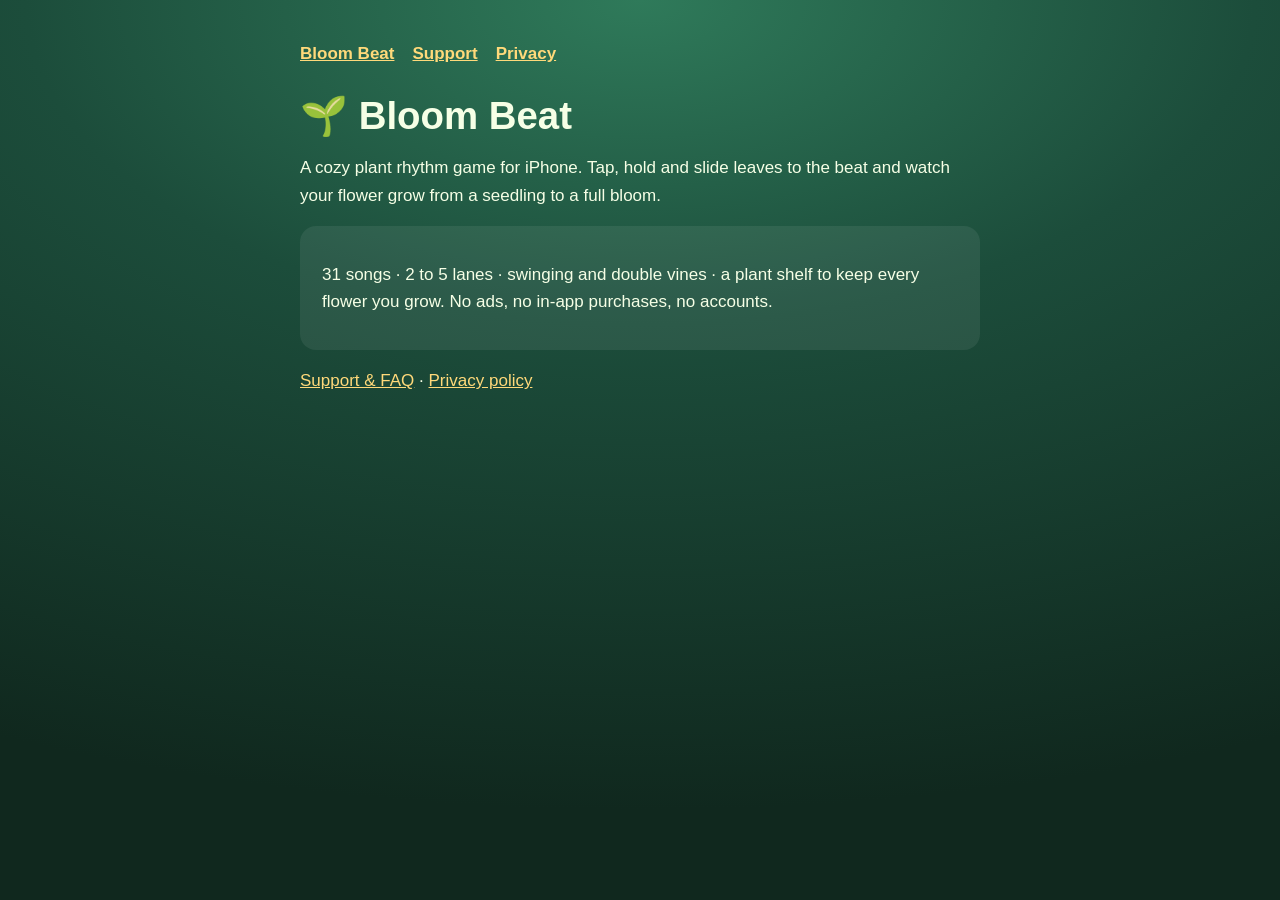
<file: docs/index.html>
<!doctype html><html lang="en"><head><meta charset="utf-8"><meta name="viewport" content="width=device-width,initial-scale=1">
<title>Bloom Beat</title>
<style>
:root{--bg:#10281e;--ink:#f6ffe6;--muted:#c4e8c4;--accent:#ffd97a}
*{box-sizing:border-box}
body{margin:0;background:radial-gradient(120% 90% at 50% 0%,#2f7a5a 0%,#1c4d3b 40%,#10281e 100%) fixed;background-color:#10281e;color:var(--ink);
font:17px/1.6 -apple-system,BlinkMacSystemFont,"Segoe UI",Roboto,Helvetica,Arial,sans-serif}
main{max-width:720px;margin:0 auto;padding:40px 20px 80px}
nav{display:flex;gap:18px;margin-bottom:28px;font-weight:700}
a{color:var(--accent)}
h1{font-size:2.4rem;line-height:1.1;margin:.2em 0 .4em}
h2{margin-top:1.8em;color:var(--accent)}
.card{background:rgba(255,255,255,.07);border-radius:16px;padding:18px 22px;margin:16px 0}
.muted{color:var(--muted)}
</style></head><body><main>
<nav><a href="index.html">Bloom Beat</a><a href="support.html">Support</a><a href="privacy.html">Privacy</a></nav>
<h1>🌱 Bloom Beat</h1>
<p>A cozy plant rhythm game for iPhone. Tap, hold and slide leaves to the beat and watch your flower grow from a seedling to a full bloom.</p>
<div class="card"><p>31 songs · 2 to 5 lanes · swinging and double vines · a plant shelf to keep every flower you grow. No ads, no in-app purchases, no accounts.</p></div>
<p><a href="support.html">Support &amp; FAQ</a> · <a href="privacy.html">Privacy policy</a></p></main></body></html>
</file>
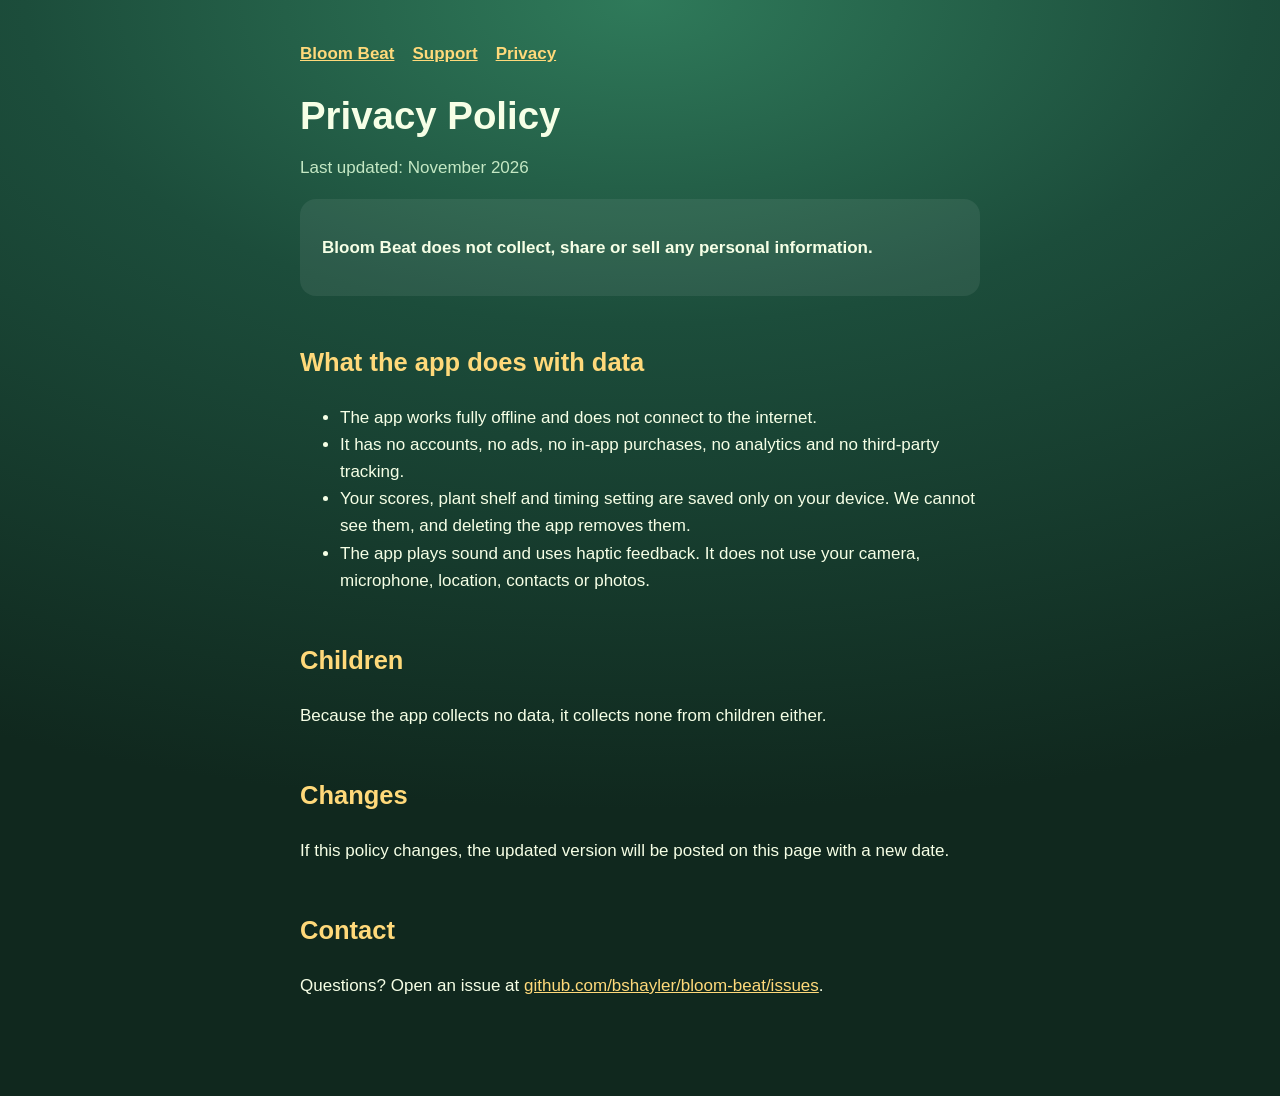
<file: docs/privacy.html>
<!doctype html><html lang="en"><head><meta charset="utf-8"><meta name="viewport" content="width=device-width,initial-scale=1">
<title>Bloom Beat Privacy Policy</title>
<style>
:root{--bg:#10281e;--ink:#f6ffe6;--muted:#c4e8c4;--accent:#ffd97a}
*{box-sizing:border-box}
body{margin:0;background:radial-gradient(120% 90% at 50% 0%,#2f7a5a 0%,#1c4d3b 40%,#10281e 100%) fixed;background-color:#10281e;color:var(--ink);
font:17px/1.6 -apple-system,BlinkMacSystemFont,"Segoe UI",Roboto,Helvetica,Arial,sans-serif}
main{max-width:720px;margin:0 auto;padding:40px 20px 80px}
nav{display:flex;gap:18px;margin-bottom:28px;font-weight:700}
a{color:var(--accent)}
h1{font-size:2.4rem;line-height:1.1;margin:.2em 0 .4em}
h2{margin-top:1.8em;color:var(--accent)}
.card{background:rgba(255,255,255,.07);border-radius:16px;padding:18px 22px;margin:16px 0}
.muted{color:var(--muted)}
</style></head><body><main>
<nav><a href="index.html">Bloom Beat</a><a href="support.html">Support</a><a href="privacy.html">Privacy</a></nav>
<h1>Privacy Policy</h1>
<p class="muted">Last updated: November 2026</p>
<div class="card"><p><strong>Bloom Beat does not collect, share or sell any personal information.</strong></p></div>
<h2>What the app does with data</h2>
<ul>
<li>The app works fully offline and does not connect to the internet.</li>
<li>It has no accounts, no ads, no in-app purchases, no analytics and no third-party tracking.</li>
<li>Your scores, plant shelf and timing setting are saved only on your device. We cannot see them, and deleting the app removes them.</li>
<li>The app plays sound and uses haptic feedback. It does not use your camera, microphone, location, contacts or photos.</li>
</ul>
<h2>Children</h2>
<p>Because the app collects no data, it collects none from children either.</p>
<h2>Changes</h2>
<p>If this policy changes, the updated version will be posted on this page with a new date.</p>
<h2>Contact</h2>
<p>Questions? Open an issue at <a href="https://github.com/bshayler/bloom-beat/issues">github.com/bshayler/bloom-beat/issues</a>.</p></main></body></html>
</file>
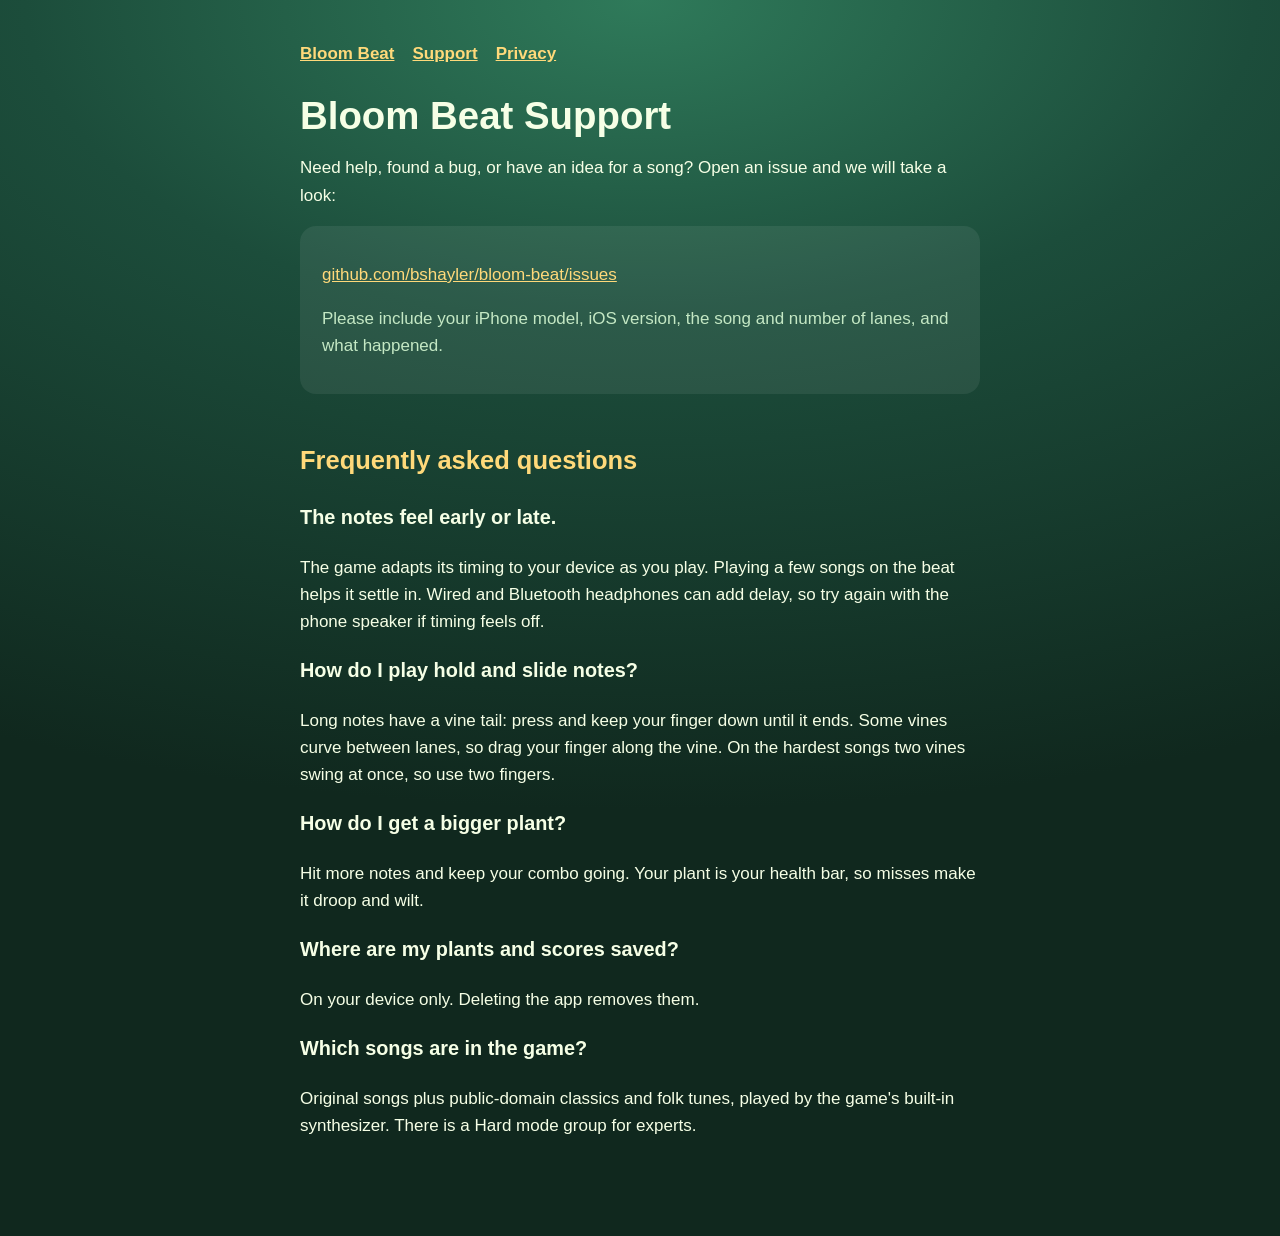
<file: docs/support.html>
<!doctype html><html lang="en"><head><meta charset="utf-8"><meta name="viewport" content="width=device-width,initial-scale=1">
<title>Bloom Beat Support</title>
<style>
:root{--bg:#10281e;--ink:#f6ffe6;--muted:#c4e8c4;--accent:#ffd97a}
*{box-sizing:border-box}
body{margin:0;background:radial-gradient(120% 90% at 50% 0%,#2f7a5a 0%,#1c4d3b 40%,#10281e 100%) fixed;background-color:#10281e;color:var(--ink);
font:17px/1.6 -apple-system,BlinkMacSystemFont,"Segoe UI",Roboto,Helvetica,Arial,sans-serif}
main{max-width:720px;margin:0 auto;padding:40px 20px 80px}
nav{display:flex;gap:18px;margin-bottom:28px;font-weight:700}
a{color:var(--accent)}
h1{font-size:2.4rem;line-height:1.1;margin:.2em 0 .4em}
h2{margin-top:1.8em;color:var(--accent)}
.card{background:rgba(255,255,255,.07);border-radius:16px;padding:18px 22px;margin:16px 0}
.muted{color:var(--muted)}
</style></head><body><main>
<nav><a href="index.html">Bloom Beat</a><a href="support.html">Support</a><a href="privacy.html">Privacy</a></nav>
<h1>Bloom Beat Support</h1>
<p>Need help, found a bug, or have an idea for a song? Open an issue and we will take a look:</p>
<div class="card"><p><a href="https://github.com/bshayler/bloom-beat/issues">github.com/bshayler/bloom-beat/issues</a></p>
<p class="muted">Please include your iPhone model, iOS version, the song and number of lanes, and what happened.</p></div>
<h2>Frequently asked questions</h2>
<h3>The notes feel early or late.</h3>
<p>The game adapts its timing to your device as you play. Playing a few songs on the beat helps it settle in. Wired and Bluetooth headphones can add delay, so try again with the phone speaker if timing feels off.</p>
<h3>How do I play hold and slide notes?</h3>
<p>Long notes have a vine tail: press and keep your finger down until it ends. Some vines curve between lanes, so drag your finger along the vine. On the hardest songs two vines swing at once, so use two fingers.</p>
<h3>How do I get a bigger plant?</h3>
<p>Hit more notes and keep your combo going. Your plant is your health bar, so misses make it droop and wilt.</p>
<h3>Where are my plants and scores saved?</h3>
<p>On your device only. Deleting the app removes them.</p>
<h3>Which songs are in the game?</h3>
<p>Original songs plus public-domain classics and folk tunes, played by the game's built-in synthesizer. There is a Hard mode group for experts.</p></main></body></html>
</file>
